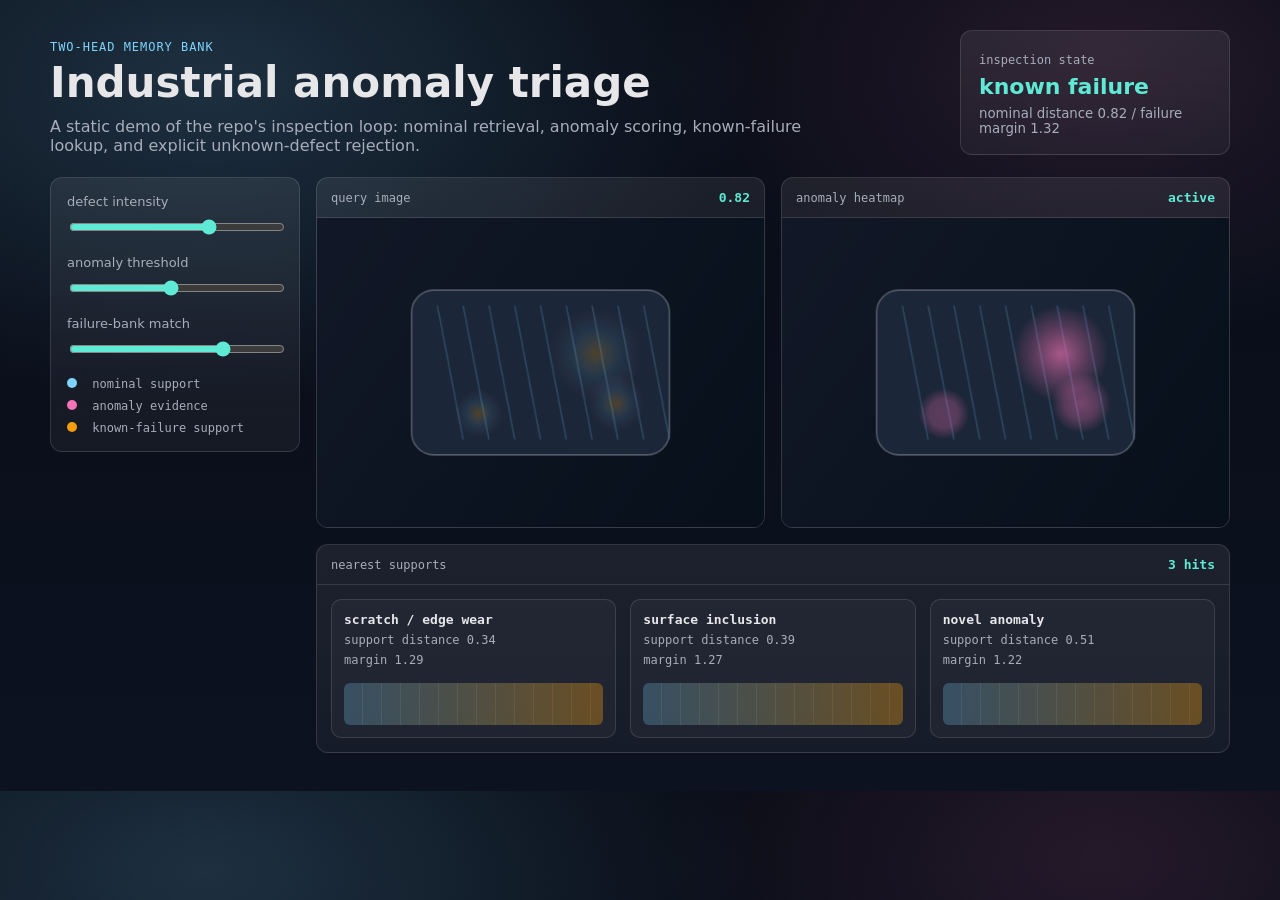
<file: docs/index.html>
<!doctype html>
<html lang="en">
  <head>
    <meta charset="utf-8" />
    <meta name="viewport" content="width=device-width, initial-scale=1" />
    <title>Total Recall Industrial Anomaly Demo</title>
    <link rel="stylesheet" href="./assets/app.css" />
  </head>
  <body>
    <main class="shell">
      <section class="hero">
        <div>
          <p class="eyebrow">two-head memory bank</p>
          <h1>Industrial anomaly triage</h1>
          <p class="lede">
            A static demo of the repo's inspection loop: nominal retrieval, anomaly scoring,
            known-failure lookup, and explicit unknown-defect rejection.
          </p>
        </div>
        <div class="score-card">
          <span>inspection state</span>
          <strong id="state-label">known failure</strong>
          <small id="state-detail">nominal distance 0.82 / failure margin 1.31</small>
        </div>
      </section>

      <section class="workspace">
        <aside class="controls">
          <label>
            defect intensity
            <input id="intensity" type="range" min="0" max="100" value="66" />
          </label>
          <label>
            anomaly threshold
            <input id="threshold" type="range" min="25" max="95" value="58" />
          </label>
          <label>
            failure-bank match
            <input id="match" type="range" min="0" max="100" value="73" />
          </label>
          <div class="legend">
            <span><i class="nominal"></i> nominal support</span>
            <span><i class="anomaly"></i> anomaly evidence</span>
            <span><i class="failure"></i> known-failure support</span>
          </div>
        </aside>

        <div class="inspection">
          <div class="panel">
            <div class="panel-head">
              <span>query image</span>
              <strong id="query-score">0.82</strong>
            </div>
            <canvas id="query" width="520" height="360"></canvas>
          </div>
          <div class="panel">
            <div class="panel-head">
              <span>anomaly heatmap</span>
              <strong id="heat-score">active</strong>
            </div>
            <canvas id="heatmap" width="520" height="360"></canvas>
          </div>
          <div class="panel support">
            <div class="panel-head">
              <span>nearest supports</span>
              <strong id="support-score">3 hits</strong>
            </div>
            <div id="supports" class="supports"></div>
          </div>
        </div>
      </section>
    </main>
    <script src="./assets/app.js"></script>
  </body>
</html>
</file>
<file: docs/assets/app.css>
:root {
  color-scheme: dark;
  --bg: #080c16;
  --panel: rgba(255, 255, 255, 0.045);
  --panel-strong: rgba(255, 255, 255, 0.075);
  --line: rgba(255, 255, 255, 0.12);
  --text: #e7e7ea;
  --muted: #a7adba;
  --cyan: #7dd3fc;
  --mint: #5eead4;
  --pink: #f472b6;
  --amber: #f59e0b;
  font-family: Inter, ui-sans-serif, system-ui, -apple-system, BlinkMacSystemFont, "Segoe UI", sans-serif;
}

* { box-sizing: border-box; }

body {
  margin: 0;
  color: var(--text);
  background:
    radial-gradient(900px 520px at 16% 10%, rgba(125, 211, 252, 0.18), transparent 62%),
    radial-gradient(760px 480px at 86% 8%, rgba(244, 114, 182, 0.12), transparent 58%),
    linear-gradient(180deg, #080c16, #0c1220);
}

.shell {
  width: min(1180px, calc(100vw - 32px));
  margin: 0 auto;
  padding: 30px 0 38px;
}

.hero {
  display: grid;
  grid-template-columns: minmax(0, 1fr) 270px;
  gap: 24px;
  align-items: end;
  margin-bottom: 22px;
}

.eyebrow {
  margin: 0 0 8px;
  color: var(--cyan);
  font-family: ui-monospace, SFMono-Regular, Menlo, monospace;
  font-size: 12px;
  text-transform: uppercase;
  letter-spacing: 0.08em;
}

h1 {
  margin: 0;
  font-size: 42px;
  line-height: 1.02;
}

.lede {
  max-width: 760px;
  margin: 12px 0 0;
  color: var(--muted);
  font-size: 16px;
}

.score-card,
.controls,
.panel {
  border: 1px solid var(--line);
  border-radius: 12px;
  background: linear-gradient(180deg, var(--panel-strong), var(--panel));
}

.score-card {
  padding: 18px;
}

.score-card span,
.panel-head span,
.legend {
  color: var(--muted);
  font-size: 12px;
  font-family: ui-monospace, SFMono-Regular, Menlo, monospace;
}

.score-card strong {
  display: block;
  margin-top: 6px;
  color: var(--mint);
  font-size: 22px;
}

.score-card small {
  display: block;
  margin-top: 7px;
  color: var(--muted);
}

.workspace {
  display: grid;
  grid-template-columns: 250px minmax(0, 1fr);
  gap: 16px;
}

.controls {
  padding: 16px;
  align-self: start;
}

label {
  display: grid;
  gap: 8px;
  margin-bottom: 18px;
  color: var(--muted);
  font-size: 13px;
}

input[type="range"] {
  width: 100%;
  accent-color: var(--mint);
}

.legend {
  display: grid;
  gap: 8px;
  margin-top: 8px;
}

.legend i {
  display: inline-block;
  width: 10px;
  height: 10px;
  margin-right: 8px;
  border-radius: 50%;
}

.nominal { background: var(--cyan); }
.anomaly { background: var(--pink); }
.failure { background: var(--amber); }

.inspection {
  display: grid;
  grid-template-columns: 1fr 1fr;
  gap: 16px;
}

.panel {
  overflow: hidden;
}

.panel-head {
  display: flex;
  align-items: center;
  justify-content: space-between;
  padding: 12px 14px;
  border-bottom: 1px solid var(--line);
}

.panel-head strong {
  color: var(--mint);
  font-family: ui-monospace, SFMono-Regular, Menlo, monospace;
  font-size: 13px;
}

canvas {
  display: block;
  width: 100%;
  height: auto;
  background: #0b1020;
}

.support {
  grid-column: 1 / -1;
}

.supports {
  display: grid;
  grid-template-columns: repeat(3, 1fr);
  gap: 14px;
  padding: 14px;
}

.support-card {
  min-height: 118px;
  border: 1px solid var(--line);
  border-radius: 10px;
  padding: 12px;
  background: rgba(255, 255, 255, 0.035);
}

.support-card strong,
.support-card span {
  display: block;
  font-family: ui-monospace, SFMono-Regular, Menlo, monospace;
}

.support-card strong {
  color: var(--text);
  font-size: 13px;
}

.support-card span {
  margin-top: 6px;
  color: var(--muted);
  font-size: 12px;
}

.spark {
  height: 42px;
  margin-top: 16px;
  border-radius: 6px;
  background:
    linear-gradient(90deg, rgba(125, 211, 252, 0.25), rgba(245, 158, 11, 0.35)),
    repeating-linear-gradient(90deg, transparent 0 18px, rgba(255, 255, 255, 0.08) 18px 19px);
}

@media (max-width: 820px) {
  .hero,
  .workspace,
  .inspection {
    grid-template-columns: 1fr;
  }
}
</file>
